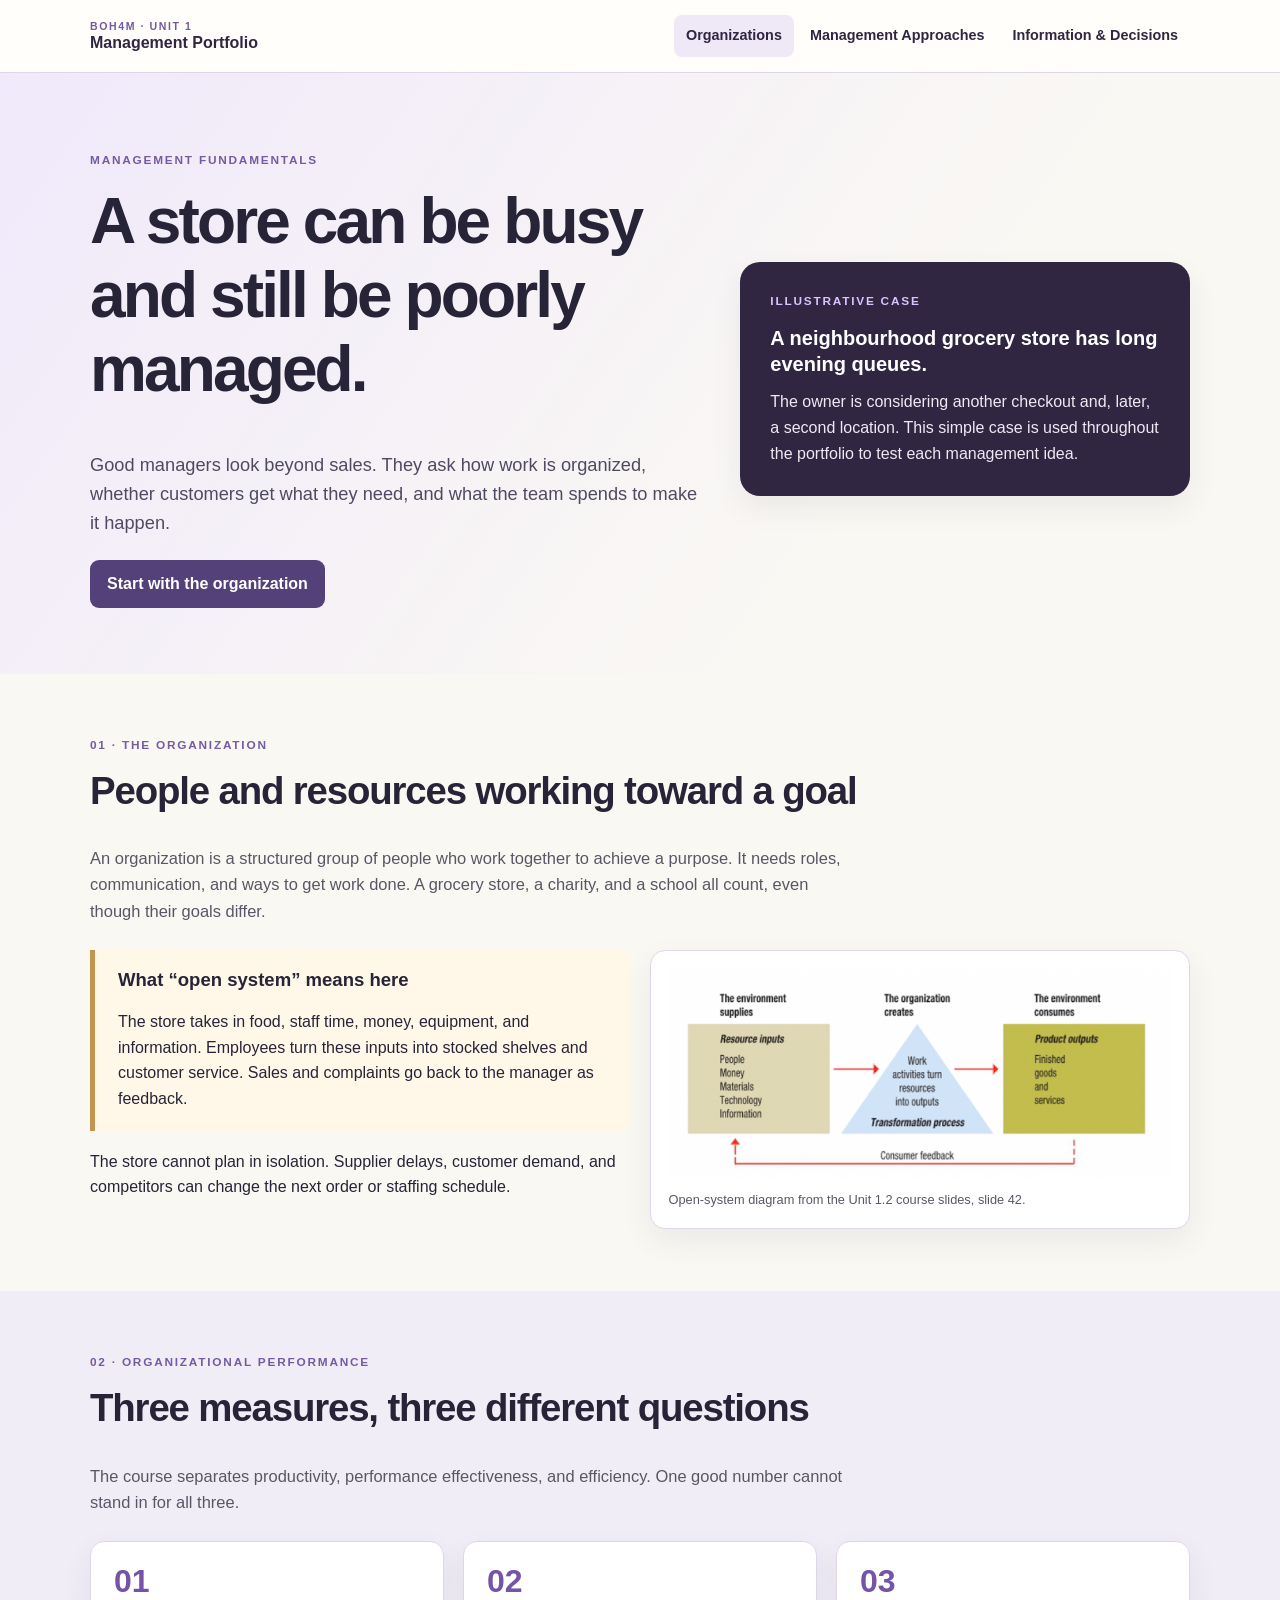
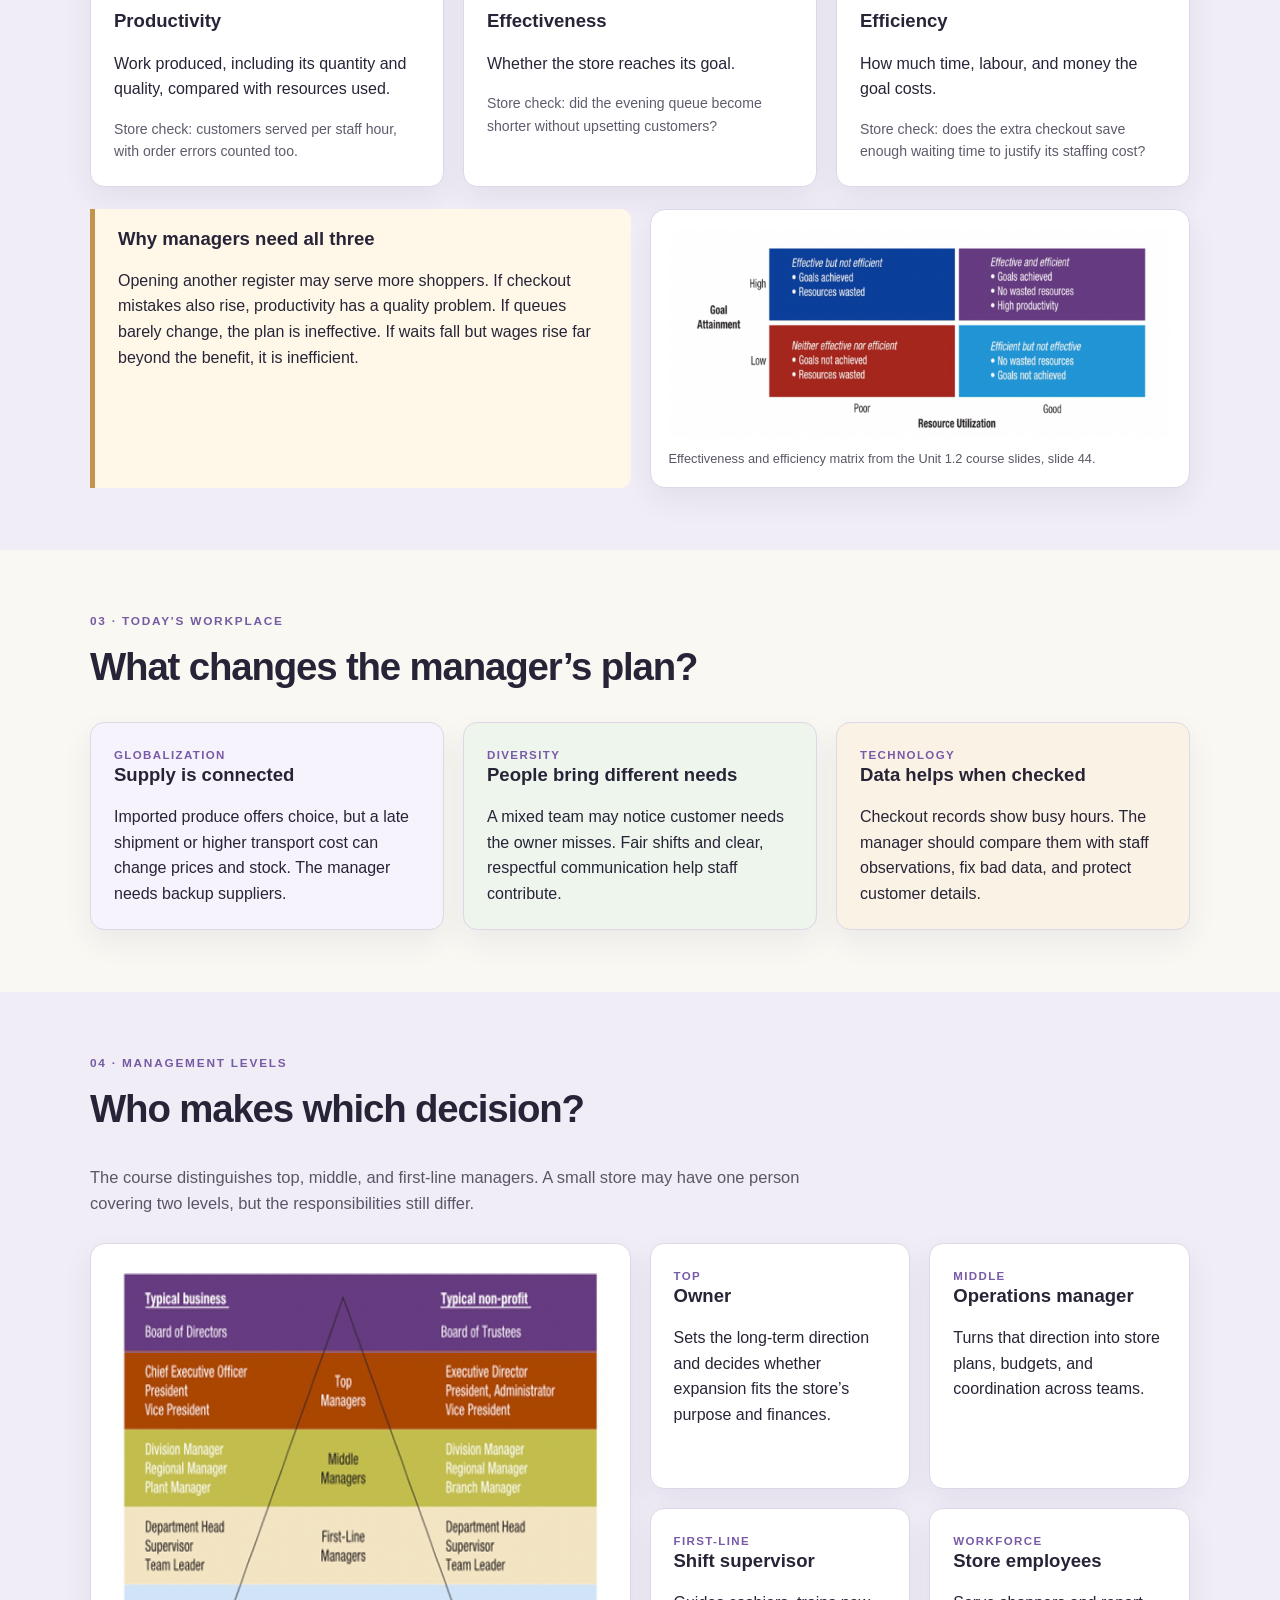
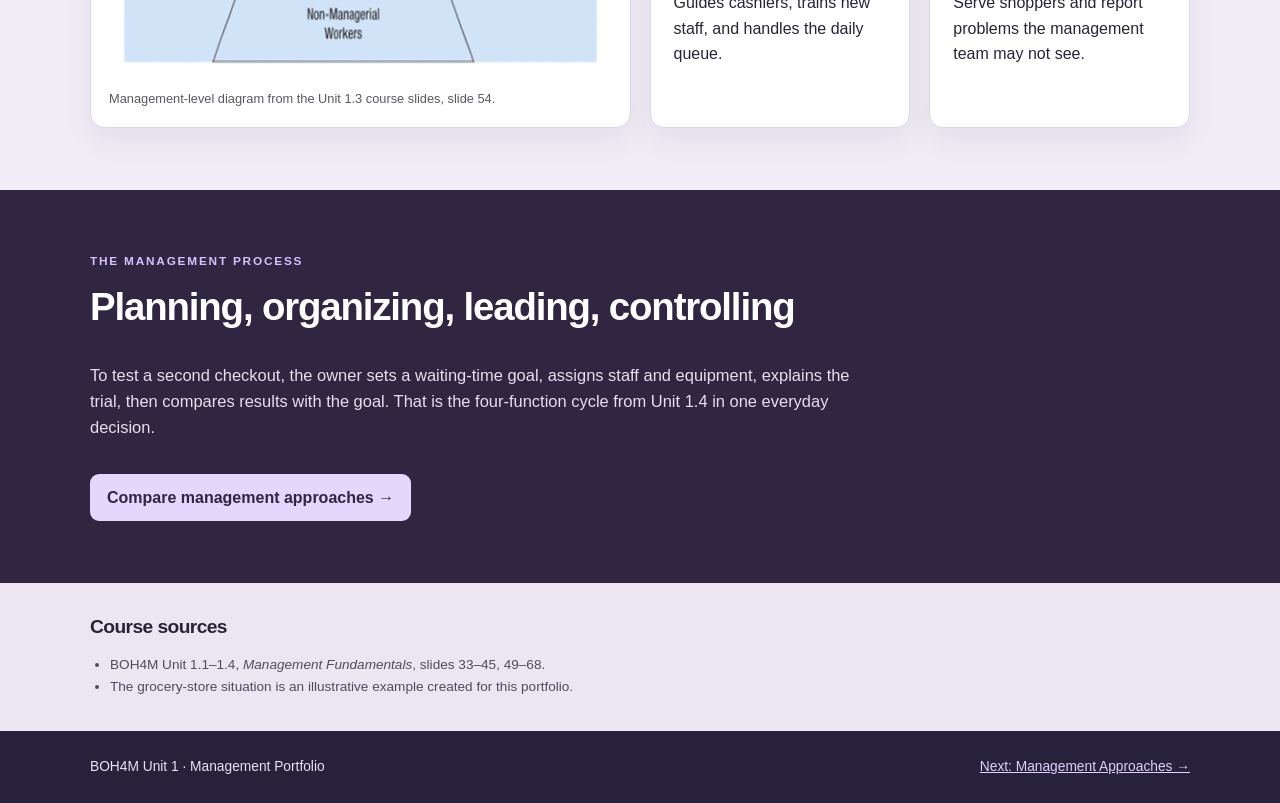
<file: index.html>
<!doctype html>
<html lang="en">
<head>
  <meta charset="utf-8"><meta name="viewport" content="width=device-width,initial-scale=1">
  <meta name="description" content="BOH4M Unit 1 portfolio: organizations, performance, workplace trends and management levels.">
  <title>Organizations at Work | BOH4M Unit 1</title><link rel="stylesheet" href="styles.css?v=5">
</head>
<body>
<header class="site-header"><nav class="nav wrap" aria-label="Main navigation">
  <a class="brand" href="index.html?v=5"><small>BOH4M · Unit 1</small>Management Portfolio</a>
  <div class="nav-links"><a href="index.html?v=5" aria-current="page">Organizations</a><a href="approaches.html?v=5">Management Approaches</a><a href="decisions.html?v=5">Information & Decisions</a></div>
</nav></header>
<main>
<div class="hero"><div class="wrap hero-grid">
  <div><div class="eyebrow">Management fundamentals</div><h1>A store can be busy and still be poorly managed.</h1><p class="lead">Good managers look beyond sales. They ask how work is organized, whether customers get what they need, and what the team spends to make it happen.</p><a class="button" href="#organization">Start with the organization</a></div>
  <aside class="hero-note"><div class="eyebrow">Illustrative case</div><strong>A neighbourhood grocery store has long evening queues.</strong><p>The owner is considering another checkout and, later, a second location. This simple case is used throughout the portfolio to test each management idea.</p></aside>
</div></div>
<section id="organization"><div class="wrap">
  <div class="section-head"><div class="eyebrow">01 · The organization</div><h2>People and resources working toward a goal</h2><p>An organization is a structured group of people who work together to achieve a purpose. It needs roles, communication, and ways to get work done. A grocery store, a charity, and a school all count, even though their goals differ.</p></div>
  <div class="split">
    <div class="text-stack"><div class="case"><h3>What “open system” means here</h3><p>The store takes in food, staff time, money, equipment, and information. Employees turn these inputs into stocked shelves and customer service. Sales and complaints go back to the manager as feedback.</p></div><p>The store cannot plan in isolation. Supplier delays, customer demand, and competitors can change the next order or staffing schedule.</p></div>
    <figure class="figure"><a href="open-system.png" target="_blank" rel="noopener"><img src="open-system.png" alt="Course diagram: resource inputs enter an organization, are transformed into outputs, and consumer feedback returns to the environment."></a><figcaption>Open-system diagram from the Unit 1.2 course slides, slide 42.</figcaption></figure>
  </div>
</div></section>
<section class="band" id="performance"><div class="wrap">
  <div class="section-head"><div class="eyebrow">02 · Organizational performance</div><h2>Three measures, three different questions</h2><p>The course separates productivity, performance effectiveness, and efficiency. One good number cannot stand in for all three.</p></div>
  <div class="grid-3">
    <article class="card metric"><div class="number">01</div><h3>Productivity</h3><p>Work produced, including its quantity and quality, compared with resources used.</p><span>Store check: customers served per staff hour, with order errors counted too.</span></article>
    <article class="card metric"><div class="number">02</div><h3>Effectiveness</h3><p>Whether the store reaches its goal.</p><span>Store check: did the evening queue become shorter without upsetting customers?</span></article>
    <article class="card metric"><div class="number">03</div><h3>Efficiency</h3><p>How much time, labour, and money the goal costs.</p><span>Store check: does the extra checkout save enough waiting time to justify its staffing cost?</span></article>
  </div>
  <div class="figure-grid" style="margin-top:22px"><div class="case"><h3>Why managers need all three</h3><p>Opening another register may serve more shoppers. If checkout mistakes also rise, productivity has a quality problem. If queues barely change, the plan is ineffective. If waits fall but wages rise far beyond the benefit, it is inefficient.</p></div><figure class="figure"><a href="performance-matrix.png" target="_blank" rel="noopener"><img src="performance-matrix.png" alt="Course matrix comparing goal attainment with resource use: effective and efficient, effective but inefficient, efficient but ineffective, or neither."></a><figcaption>Effectiveness and efficiency matrix from the Unit 1.2 course slides, slide 44.</figcaption></figure></div>
</div></section>
<section><div class="wrap">
  <div class="section-head"><div class="eyebrow">03 · Today's workplace</div><h2>What changes the manager’s plan?</h2></div>
  <div class="grid-3">
    <article class="card tint"><div class="tag">Globalization</div><h3>Supply is connected</h3><p>Imported produce offers choice, but a late shipment or higher transport cost can change prices and stock. The manager needs backup suppliers.</p></article>
    <article class="card mint"><div class="tag">Diversity</div><h3>People bring different needs</h3><p>A mixed team may notice customer needs the owner misses. Fair shifts and clear, respectful communication help staff contribute.</p></article>
    <article class="card sand"><div class="tag">Technology</div><h3>Data helps when checked</h3><p>Checkout records show busy hours. The manager should compare them with staff observations, fix bad data, and protect customer details.</p></article>
  </div>
</div></section>
<section class="band"><div class="wrap">
  <div class="section-head"><div class="eyebrow">04 · Management levels</div><h2>Who makes which decision?</h2><p>The course distinguishes top, middle, and first-line managers. A small store may have one person covering two levels, but the responsibilities still differ.</p></div>
  <div class="split"><figure class="figure figure-narrow"><a href="management-levels.png" target="_blank" rel="noopener"><img src="management-levels.png" alt="Course pyramid showing top, middle, and first-line managers above non-managerial workers."></a><figcaption>Management-level diagram from the Unit 1.3 course slides, slide 54.</figcaption></figure>
  <div class="grid-2"><article class="card"><div class="tag">Top</div><h3>Owner</h3><p>Sets the long-term direction and decides whether expansion fits the store’s purpose and finances.</p></article><article class="card"><div class="tag">Middle</div><h3>Operations manager</h3><p>Turns that direction into store plans, budgets, and coordination across teams.</p></article><article class="card"><div class="tag">First-line</div><h3>Shift supervisor</h3><p>Guides cashiers, trains new staff, and handles the daily queue.</p></article><article class="card"><div class="tag">Workforce</div><h3>Store employees</h3><p>Serve shoppers and report problems the management team may not see.</p></article></div></div>
</div></section>
<section class="dark-band"><div class="wrap"><div class="section-head"><div class="eyebrow">The management process</div><h2>Planning, organizing, leading, controlling</h2><p class="muted">To test a second checkout, the owner sets a waiting-time goal, assigns staff and equipment, explains the trial, then compares results with the goal. That is the four-function cycle from Unit 1.4 in one everyday decision.</p></div><a class="button" href="approaches.html?v=5" style="background:#e5d6fb;color:#302642">Compare management approaches →</a></div></section>
</main>
<div class="sources"><div class="wrap"><h2>Course sources</h2><ul><li>BOH4M Unit 1.1–1.4, <em>Management Fundamentals</em>, slides 33–45, 49–68.</li><li>The grocery-store situation is an illustrative example created for this portfolio.</li></ul></div></div>
<footer class="site-footer"><div class="wrap footer-inner"><span>BOH4M Unit 1 · Management Portfolio</span><a href="approaches.html?v=5">Next: Management Approaches →</a></div></footer>
</body></html>
</file>
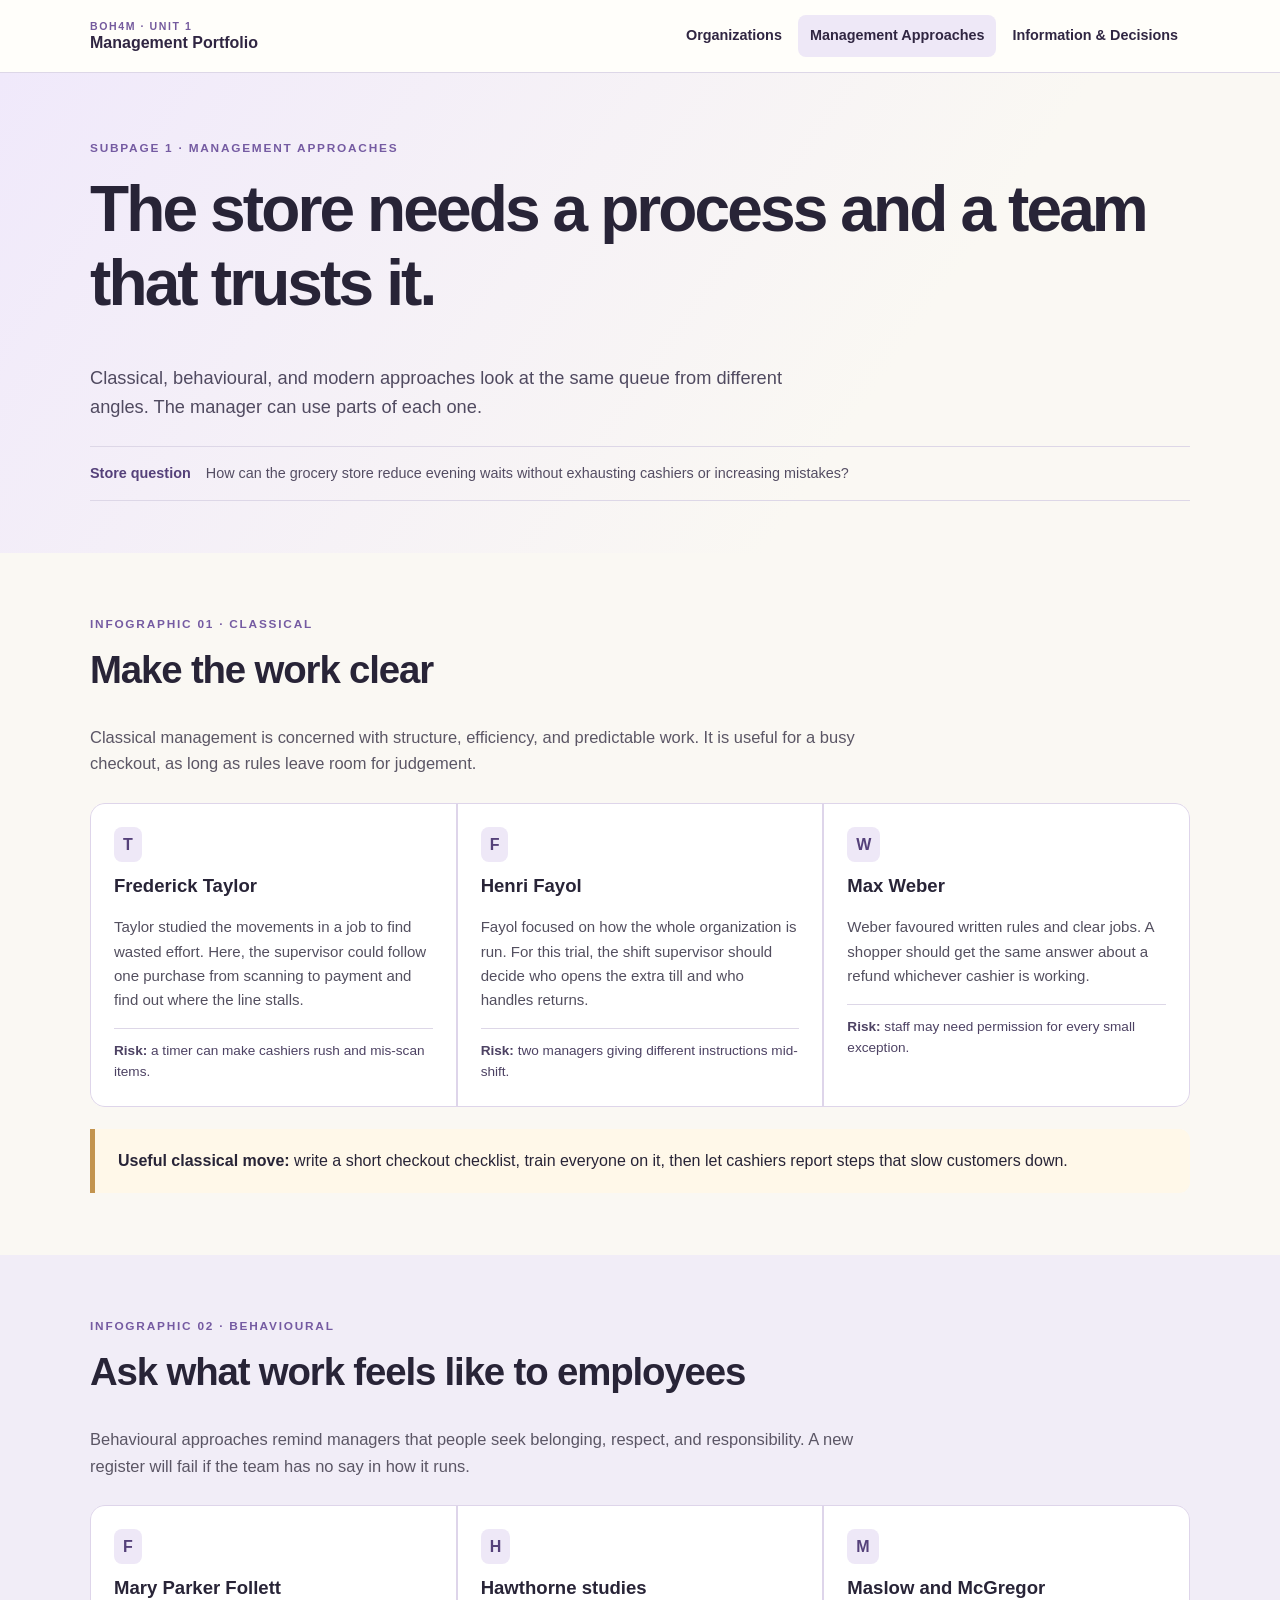
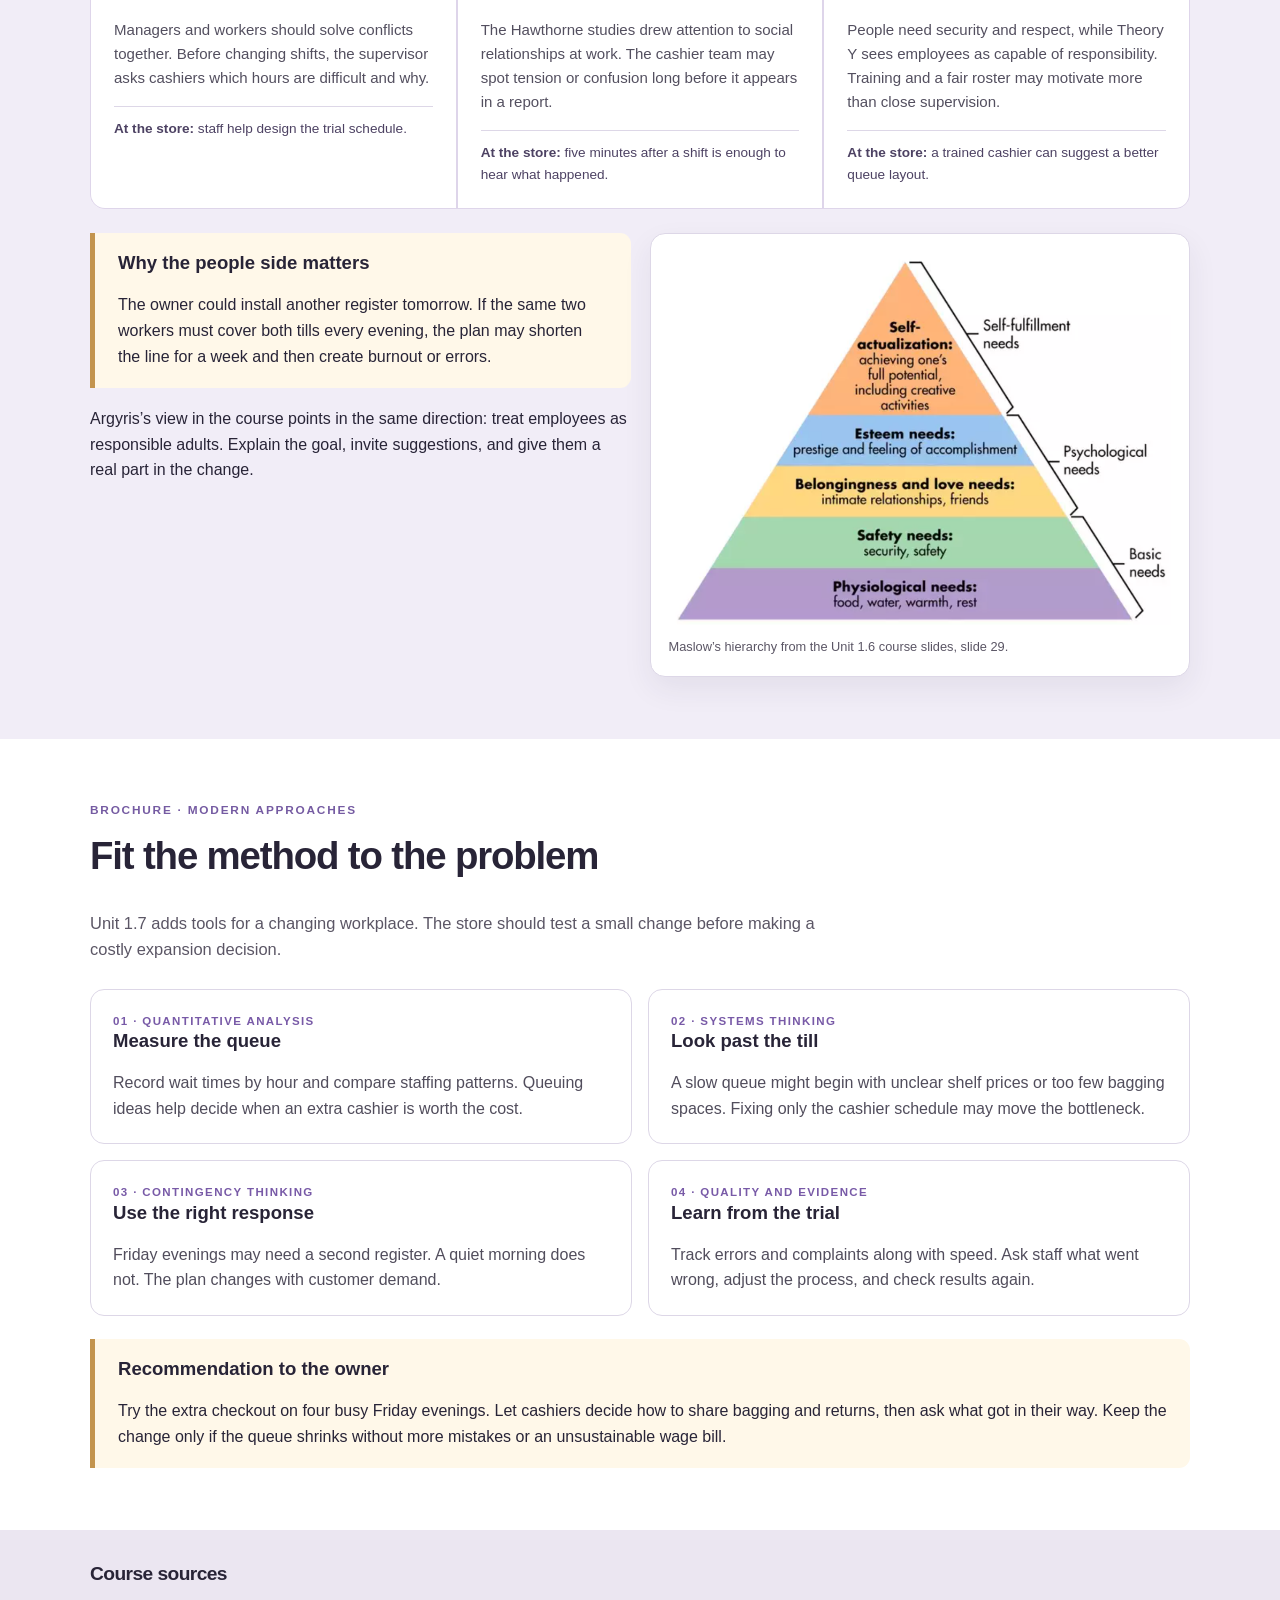
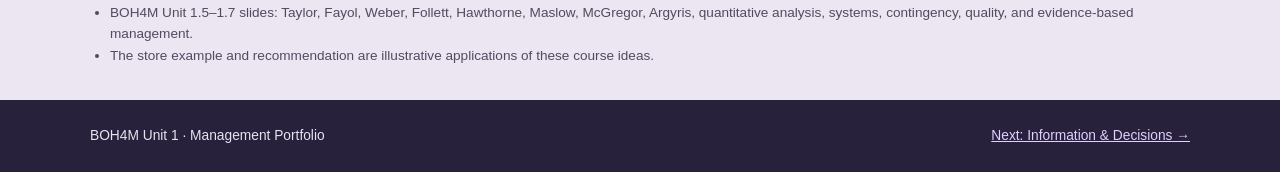
<file: approaches.html>
<!doctype html>
<html lang="en">
<head><meta charset="utf-8"><meta name="viewport" content="width=device-width,initial-scale=1"><meta name="description" content="Classical, behavioural, and modern management approaches in BOH4M Unit 1."><title>Management Approaches | BOH4M Unit 1</title><link rel="stylesheet" href="styles.css?v=5"></head>
<body>
<header class="site-header"><nav class="nav wrap" aria-label="Main navigation"><a class="brand" href="index.html?v=5"><small>BOH4M · Unit 1</small>Management Portfolio</a><div class="nav-links"><a href="index.html?v=5">Organizations</a><a href="approaches.html?v=5" aria-current="page">Management Approaches</a><a href="decisions.html?v=5">Information & Decisions</a></div></nav></header>
<main>
<div class="page-hero"><div class="wrap"><div class="eyebrow">Subpage 1 · Management approaches</div><h1>The store needs a process and a team that trusts it.</h1><p class="lead">Classical, behavioural, and modern approaches look at the same queue from different angles. The manager can use parts of each one.</p><div class="ribbon"><strong>Store question</strong><span>How can the grocery store reduce evening waits without exhausting cashiers or increasing mistakes?</span></div></div></div>
<section><div class="wrap">
  <div class="section-head"><div class="eyebrow">Infographic 01 · Classical</div><h2>Make the work clear</h2><p>Classical management is concerned with structure, efficiency, and predictable work. It is useful for a busy checkout, as long as rules leave room for judgement.</p></div>
  <div class="infographic">
    <article><span class="initial">T</span><h3>Frederick Taylor</h3><p>Taylor studied the movements in a job to find wasted effort. Here, the supervisor could follow one purchase from scanning to payment and find out where the line stalls.</p><p class="use"><strong>Risk:</strong> a timer can make cashiers rush and mis-scan items.</p></article>
    <article><span class="initial">F</span><h3>Henri Fayol</h3><p>Fayol focused on how the whole organization is run. For this trial, the shift supervisor should decide who opens the extra till and who handles returns.</p><p class="use"><strong>Risk:</strong> two managers giving different instructions mid-shift.</p></article>
    <article><span class="initial">W</span><h3>Max Weber</h3><p>Weber favoured written rules and clear jobs. A shopper should get the same answer about a refund whichever cashier is working.</p><p class="use"><strong>Risk:</strong> staff may need permission for every small exception.</p></article>
  </div>
  <div class="case" style="margin-top:22px"><p><strong>Useful classical move:</strong> write a short checkout checklist, train everyone on it, then let cashiers report steps that slow customers down.</p></div>
</div></section>
<section class="band"><div class="wrap">
  <div class="section-head"><div class="eyebrow">Infographic 02 · Behavioural</div><h2>Ask what work feels like to employees</h2><p>Behavioural approaches remind managers that people seek belonging, respect, and responsibility. A new register will fail if the team has no say in how it runs.</p></div>
  <div class="infographic">
    <article><span class="initial">F</span><h3>Mary Parker Follett</h3><p>Managers and workers should solve conflicts together. Before changing shifts, the supervisor asks cashiers which hours are difficult and why.</p><p class="use"><strong>At the store:</strong> staff help design the trial schedule.</p></article>
    <article><span class="initial">H</span><h3>Hawthorne studies</h3><p>The Hawthorne studies drew attention to social relationships at work. The cashier team may spot tension or confusion long before it appears in a report.</p><p class="use"><strong>At the store:</strong> five minutes after a shift is enough to hear what happened.</p></article>
    <article><span class="initial">M</span><h3>Maslow and McGregor</h3><p>People need security and respect, while Theory Y sees employees as capable of responsibility. Training and a fair roster may motivate more than close supervision.</p><p class="use"><strong>At the store:</strong> a trained cashier can suggest a better queue layout.</p></article>
  </div>
  <div class="split" style="margin-top:24px"><div class="text-stack"><div class="case"><h3>Why the people side matters</h3><p>The owner could install another register tomorrow. If the same two workers must cover both tills every evening, the plan may shorten the line for a week and then create burnout or errors.</p></div><p>Argyris’s view in the course points in the same direction: treat employees as responsible adults. Explain the goal, invite suggestions, and give them a real part in the change.</p></div><figure class="figure figure-narrow"><a href="maslow-needs.png" target="_blank" rel="noopener"><img src="maslow-needs.png" alt="Course pyramid of Maslow's five human needs, from physiological and safety needs to self-actualization."></a><figcaption>Maslow’s hierarchy from the Unit 1.6 course slides, slide 29.</figcaption></figure></div>
</div></section>
<section class="white-band"><div class="wrap">
  <div class="section-head"><div class="eyebrow">Brochure · Modern approaches</div><h2>Fit the method to the problem</h2><p>Unit 1.7 adds tools for a changing workplace. The store should test a small change before making a costly expansion decision.</p></div>
  <div class="brochure">
    <article><div class="tag">01 · Quantitative analysis</div><h3>Measure the queue</h3><p>Record wait times by hour and compare staffing patterns. Queuing ideas help decide when an extra cashier is worth the cost.</p></article>
    <article><div class="tag">02 · Systems thinking</div><h3>Look past the till</h3><p>A slow queue might begin with unclear shelf prices or too few bagging spaces. Fixing only the cashier schedule may move the bottleneck.</p></article>
    <article><div class="tag">03 · Contingency thinking</div><h3>Use the right response</h3><p>Friday evenings may need a second register. A quiet morning does not. The plan changes with customer demand.</p></article>
    <article><div class="tag">04 · Quality and evidence</div><h3>Learn from the trial</h3><p>Track errors and complaints along with speed. Ask staff what went wrong, adjust the process, and check results again.</p></article>
  </div>
  <div class="callout" style="margin-top:23px"><h3>Recommendation to the owner</h3><p>Try the extra checkout on four busy Friday evenings. Let cashiers decide how to share bagging and returns, then ask what got in their way. Keep the change only if the queue shrinks without more mistakes or an unsustainable wage bill.</p></div>
</div></section>
</main>
<div class="sources"><div class="wrap"><h2>Course sources</h2><ul><li>BOH4M Unit 1.5–1.7 slides: Taylor, Fayol, Weber, Follett, Hawthorne, Maslow, McGregor, Argyris, quantitative analysis, systems, contingency, quality, and evidence-based management.</li><li>The store example and recommendation are illustrative applications of these course ideas.</li></ul></div></div>
<footer class="site-footer"><div class="wrap footer-inner"><span>BOH4M Unit 1 · Management Portfolio</span><a href="decisions.html?v=5">Next: Information & Decisions →</a></div></footer>
</body></html>
</file>
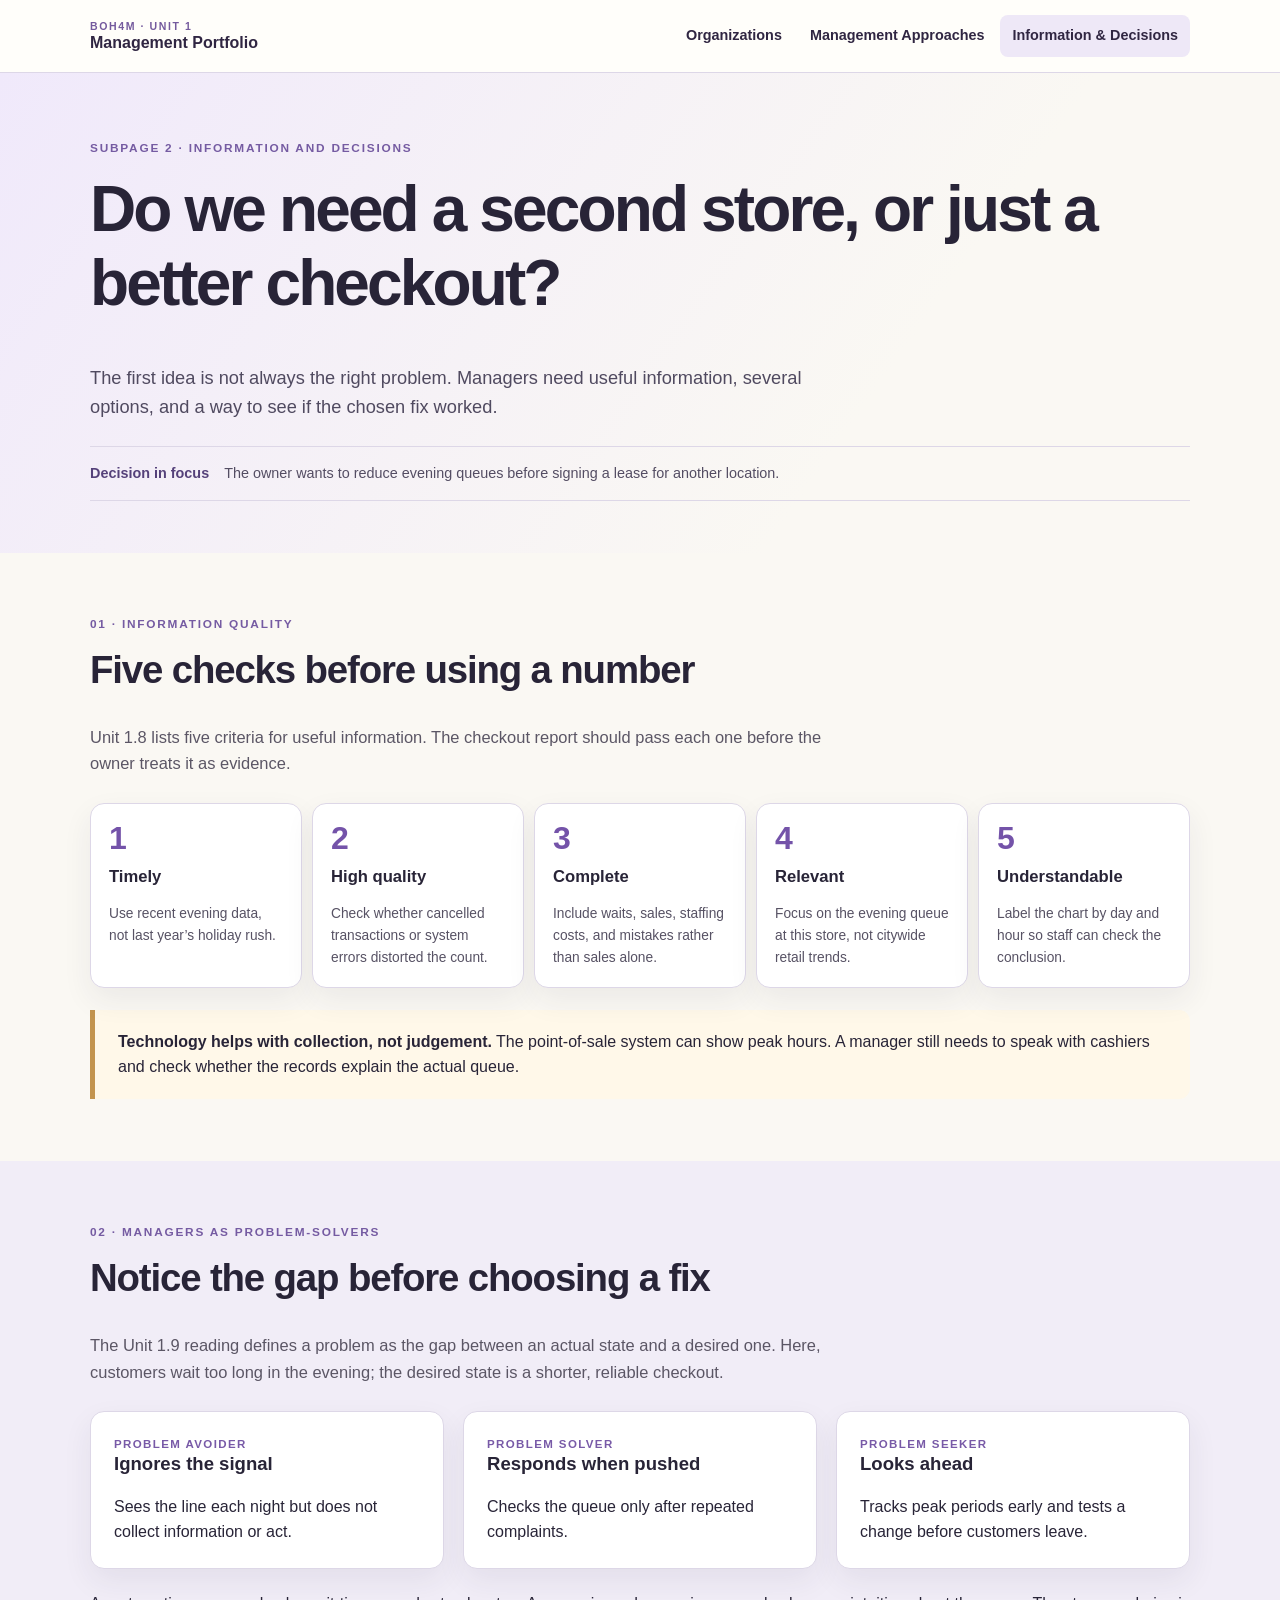
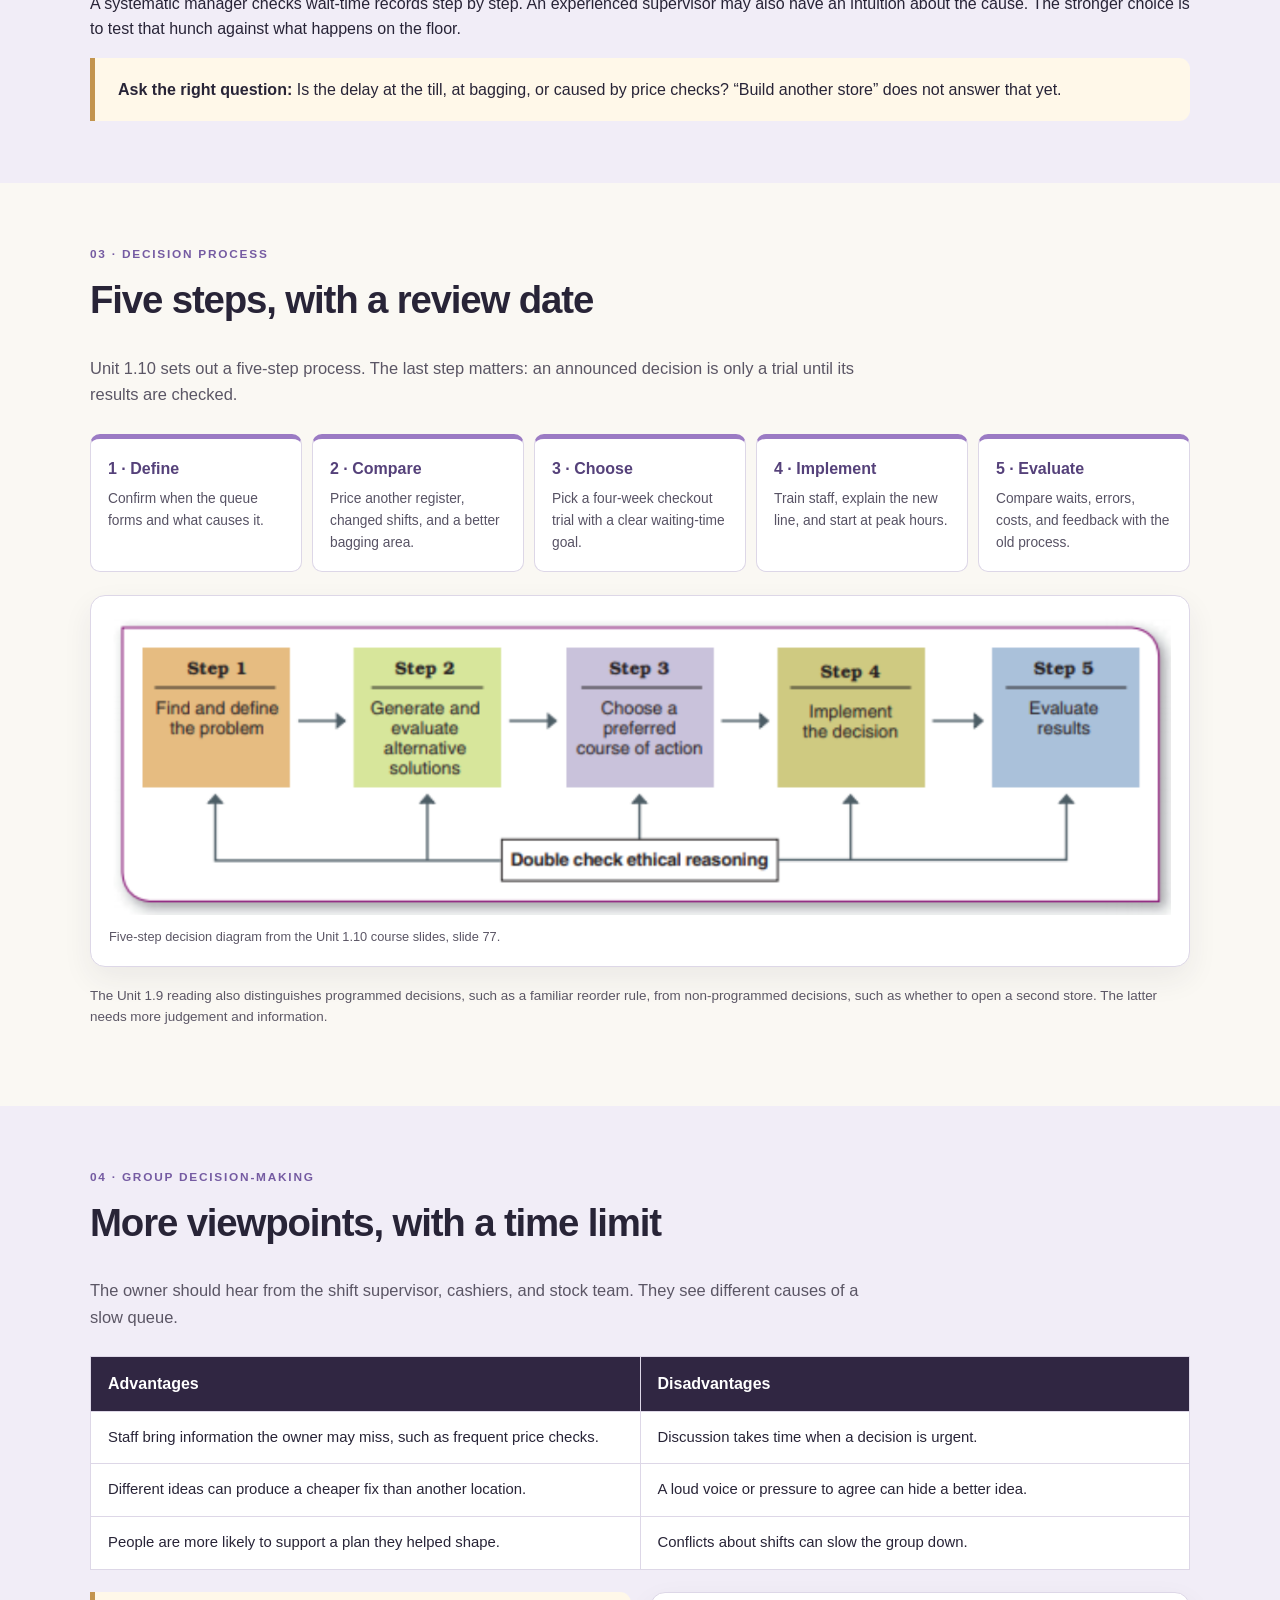
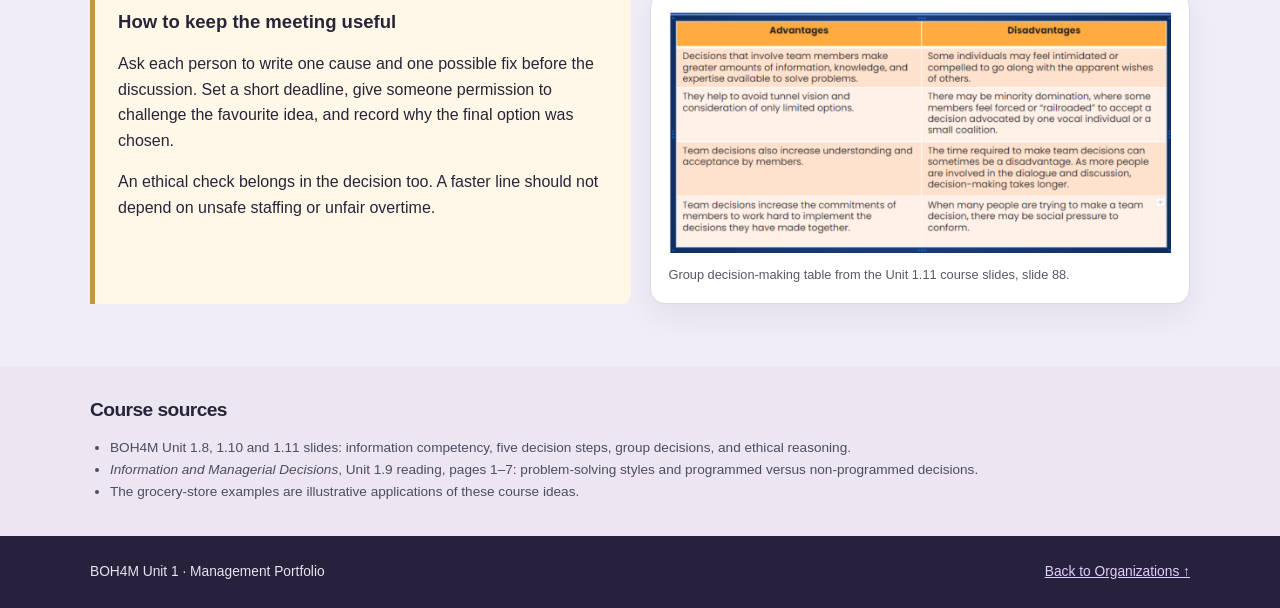
<file: decisions.html>
<!doctype html>
<html lang="en">
<head><meta charset="utf-8"><meta name="viewport" content="width=device-width,initial-scale=1"><meta name="description" content="Useful information, problem solving, five decision steps, and group decisions in BOH4M Unit 1."><title>Information and Decisions | BOH4M Unit 1</title><link rel="stylesheet" href="styles.css?v=5"></head>
<body>
<header class="site-header"><nav class="nav wrap" aria-label="Main navigation"><a class="brand" href="index.html?v=5"><small>BOH4M · Unit 1</small>Management Portfolio</a><div class="nav-links"><a href="index.html?v=5">Organizations</a><a href="approaches.html?v=5">Management Approaches</a><a href="decisions.html?v=5" aria-current="page">Information & Decisions</a></div></nav></header>
<main>
<div class="page-hero"><div class="wrap"><div class="eyebrow">Subpage 2 · Information and decisions</div><h1>Do we need a second store, or just a better checkout?</h1><p class="lead">The first idea is not always the right problem. Managers need useful information, several options, and a way to see if the chosen fix worked.</p><div class="ribbon"><strong>Decision in focus</strong><span>The owner wants to reduce evening queues before signing a lease for another location.</span></div></div></div>
<section><div class="wrap">
  <div class="section-head"><div class="eyebrow">01 · Information quality</div><h2>Five checks before using a number</h2><p>Unit 1.8 lists five criteria for useful information. The checkout report should pass each one before the owner treats it as evidence.</p></div>
  <div class="criteria">
    <article class="card"><div class="number">1</div><h3>Timely</h3><p>Use recent evening data, not last year’s holiday rush.</p></article>
    <article class="card"><div class="number">2</div><h3>High quality</h3><p>Check whether cancelled transactions or system errors distorted the count.</p></article>
    <article class="card"><div class="number">3</div><h3>Complete</h3><p>Include waits, sales, staffing costs, and mistakes rather than sales alone.</p></article>
    <article class="card"><div class="number">4</div><h3>Relevant</h3><p>Focus on the evening queue at this store, not citywide retail trends.</p></article>
    <article class="card"><div class="number">5</div><h3>Understandable</h3><p>Label the chart by day and hour so staff can check the conclusion.</p></article>
  </div>
  <div class="case" style="margin-top:22px"><p><strong>Technology helps with collection, not judgement.</strong> The point-of-sale system can show peak hours. A manager still needs to speak with cashiers and check whether the records explain the actual queue.</p></div>
</div></section>
<section class="band"><div class="wrap">
  <div class="section-head"><div class="eyebrow">02 · Managers as problem-solvers</div><h2>Notice the gap before choosing a fix</h2><p>The Unit 1.9 reading defines a problem as the gap between an actual state and a desired one. Here, customers wait too long in the evening; the desired state is a shorter, reliable checkout.</p></div>
  <div class="grid-3">
    <article class="card"><div class="tag">Problem avoider</div><h3>Ignores the signal</h3><p>Sees the line each night but does not collect information or act.</p></article>
    <article class="card"><div class="tag">Problem solver</div><h3>Responds when pushed</h3><p>Checks the queue only after repeated complaints.</p></article>
    <article class="card"><div class="tag">Problem seeker</div><h3>Looks ahead</h3><p>Tracks peak periods early and tests a change before customers leave.</p></article>
  </div>
  <p style="margin-top:22px">A systematic manager checks wait-time records step by step. An experienced supervisor may also have an intuition about the cause. The stronger choice is to test that hunch against what happens on the floor.</p>
  <div class="callout"><p><strong>Ask the right question:</strong> Is the delay at the till, at bagging, or caused by price checks? “Build another store” does not answer that yet.</p></div>
</div></section>
<section><div class="wrap">
  <div class="section-head"><div class="eyebrow">03 · Decision process</div><h2>Five steps, with a review date</h2><p>Unit 1.10 sets out a five-step process. The last step matters: an announced decision is only a trial until its results are checked.</p></div>
  <div class="steps">
    <article class="step"><b>1 · Define</b><p>Confirm when the queue forms and what causes it.</p></article>
    <article class="step"><b>2 · Compare</b><p>Price another register, changed shifts, and a better bagging area.</p></article>
    <article class="step"><b>3 · Choose</b><p>Pick a four-week checkout trial with a clear waiting-time goal.</p></article>
    <article class="step"><b>4 · Implement</b><p>Train staff, explain the new line, and start at peak hours.</p></article>
    <article class="step"><b>5 · Evaluate</b><p>Compare waits, errors, costs, and feedback with the old process.</p></article>
  </div>
  <figure class="figure" style="margin-top:23px"><a href="decision-steps.png" target="_blank" rel="noopener"><img src="decision-steps.png" alt="Course diagram of the five decision steps, with ethical reasoning checked throughout."></a><figcaption>Five-step decision diagram from the Unit 1.10 course slides, slide 77.</figcaption></figure>
  <p class="small muted" style="margin-top:18px">The Unit 1.9 reading also distinguishes programmed decisions, such as a familiar reorder rule, from non-programmed decisions, such as whether to open a second store. The latter needs more judgement and information.</p>
</div></section>
<section class="band"><div class="wrap">
  <div class="section-head"><div class="eyebrow">04 · Group decision-making</div><h2>More viewpoints, with a time limit</h2><p>The owner should hear from the shift supervisor, cashiers, and stock team. They see different causes of a slow queue.</p></div>
  <table class="compare"><thead><tr><th>Advantages</th><th>Disadvantages</th></tr></thead><tbody>
    <tr><td>Staff bring information the owner may miss, such as frequent price checks.</td><td>Discussion takes time when a decision is urgent.</td></tr>
    <tr><td>Different ideas can produce a cheaper fix than another location.</td><td>A loud voice or pressure to agree can hide a better idea.</td></tr>
    <tr><td>People are more likely to support a plan they helped shape.</td><td>Conflicts about shifts can slow the group down.</td></tr>
  </tbody></table>
  <div class="figure-grid" style="margin-top:22px"><div class="callout"><h3>How to keep the meeting useful</h3><p>Ask each person to write one cause and one possible fix before the discussion. Set a short deadline, give someone permission to challenge the favourite idea, and record why the final option was chosen.</p><p>An ethical check belongs in the decision too. A faster line should not depend on unsafe staffing or unfair overtime.</p></div><figure class="figure"><a href="group-decisions.png" target="_blank" rel="noopener"><img src="group-decisions.png" alt="Course table listing advantages and disadvantages of team decision-making."></a><figcaption>Group decision-making table from the Unit 1.11 course slides, slide 88.</figcaption></figure></div>
</div></section>
</main>
<div class="sources"><div class="wrap"><h2>Course sources</h2><ul><li>BOH4M Unit 1.8, 1.10 and 1.11 slides: information competency, five decision steps, group decisions, and ethical reasoning.</li><li><em>Information and Managerial Decisions</em>, Unit 1.9 reading, pages 1–7: problem-solving styles and programmed versus non-programmed decisions.</li><li>The grocery-store examples are illustrative applications of these course ideas.</li></ul></div></div>
<footer class="site-footer"><div class="wrap footer-inner"><span>BOH4M Unit 1 · Management Portfolio</span><a href="index.html?v=5">Back to Organizations ↑</a></div></footer>
</body></html>
</file>
<file: styles.css>
:root{--ink:#282437;--muted:#5b5665;--purple:#55417a;--deep:#302642;--lavender:#eee8f7;--cream:#faf8f3;--line:#ddd7e7;--gold:#c3944e;--shadow:0 12px 30px #30264212}
*{box-sizing:border-box}html{scroll-behavior:smooth}body{margin:0;background:var(--cream);color:var(--ink);font:16px/1.6 "Segoe UI",Arial,sans-serif}img{display:block;max-width:100%}a{color:#5b4386}a:focus-visible{outline:3px solid #a783e0;outline-offset:3px}h1,h2,h3,p{margin-top:0}h1,h2,h3{line-height:1.16}h1{font-size:clamp(2.4rem,5vw,4.3rem);letter-spacing:-.045em}h2{font-size:clamp(1.8rem,3vw,2.55rem);letter-spacing:-.03em}h3{font-size:1.16rem}p{margin-bottom:16px}.wrap{width:min(1100px,calc(100% - 42px));margin:auto}.small{font-size:.84rem}.muted{color:var(--muted)}.eyebrow{font-size:.74rem;font-weight:800;letter-spacing:.15em;text-transform:uppercase;color:#755ba2;margin-bottom:14px}
.site-header{position:sticky;top:0;z-index:10;background:#fffefa;border-bottom:1px solid var(--line)}.nav{min-height:72px;display:flex;align-items:center;justify-content:space-between;gap:20px}.brand{text-decoration:none;color:var(--deep);font-weight:850;line-height:1.2}.brand small{display:block;font-size:.66rem;color:#745a9d;letter-spacing:.15em;text-transform:uppercase}.nav-links{display:flex;gap:4px;flex-wrap:wrap}.nav-links a{text-decoration:none;color:var(--deep);font-size:.9rem;font-weight:700;padding:9px 12px;border-radius:8px}.nav-links a:hover,.nav-links a[aria-current=page]{background:var(--lavender)}
.hero,.page-hero{background:linear-gradient(125deg,#f0e9fb,#faf8f3 68%)}.hero{padding:78px 0 66px}.page-hero{padding:66px 0 52px}.hero-grid{display:grid;grid-template-columns:1.15fr .85fr;gap:42px;align-items:center}.lead{font-size:1.14rem;color:#504a60;max-width:750px}.hero-note{background:var(--deep);color:white;border-radius:20px;padding:30px;box-shadow:var(--shadow)}.hero-note .eyebrow{color:#d8c3fc}.hero-note strong{display:block;font-size:1.25rem;line-height:1.3;margin-bottom:12px}.hero-note p{color:#eee9f3;margin-bottom:0}.button{display:inline-block;background:var(--purple);color:#fff;text-decoration:none;font-weight:750;padding:11px 17px;border-radius:9px;margin-top:7px}.button:hover{background:#3d3058}
main section{padding:62px 0}.section-head{max-width:770px;margin-bottom:26px}.section-head p{font-size:1.03rem;color:var(--muted)}.band{background:#f1edf7}.white-band{background:#fff}.dark-band{background:var(--deep);color:#fff}.dark-band .eyebrow{color:#d6c0ff}.dark-band .muted{color:#e7dfed}.grid-2,.grid-3,.grid-4,.split,.figure-grid{display:grid;gap:19px}.grid-2,.split,.figure-grid{grid-template-columns:repeat(2,1fr)}.grid-3{grid-template-columns:repeat(3,1fr)}.grid-4{grid-template-columns:repeat(4,1fr)}.card{background:#fff;border:1px solid var(--line);border-radius:14px;padding:23px;box-shadow:var(--shadow)}.card p:last-child{margin-bottom:0}.card .tag,.brochure .tag{font-size:.72rem;font-weight:800;color:#785aa7;text-transform:uppercase;letter-spacing:.12em}.card.tint{background:#f7f3fc}.card.mint{background:#edf5ed}.card.sand{background:#fbf2e6}.number{font-size:2rem;font-weight:850;line-height:1;color:#7453a9;margin-bottom:13px}.case,.callout{border-left:5px solid var(--gold);background:#fff8e9;padding:19px 23px;border-radius:0 11px 11px 0}.case p:last-child,.callout p:last-child{margin:0}
.figure{margin:0;background:#fff;border:1px solid var(--line);border-radius:15px;padding:18px;box-shadow:var(--shadow)}.figure a{display:block}.figure img{width:100%;height:auto;object-fit:contain}.figure figcaption{font-size:.8rem;color:var(--muted);margin-top:12px}.figure-narrow{max-width:590px;margin:auto}.text-stack>*+*{margin-top:18px}.list{padding-left:23px;margin:0}.list li{margin:7px 0}.metric strong{display:block;font-size:1.05rem}.metric span{display:block;font-size:.88rem;color:#605a6c;margin-top:8px}.ribbon{display:flex;gap:15px;align-items:center;border-block:1px solid var(--line);padding:15px 0;margin-top:24px;font-size:.9rem;color:#544d63}.ribbon strong{color:var(--purple)}
.infographic{display:grid;grid-template-columns:repeat(3,1fr);gap:2px;background:#ded5ea;border:1px solid #ded5ea;border-radius:15px;overflow:hidden}.infographic article{background:white;padding:23px}.infographic .initial{display:inline-block;background:var(--lavender);color:var(--purple);font-weight:850;padding:5px 9px;border-radius:8px;margin-bottom:13px}.infographic p{font-size:.94rem;color:#534f5f}.infographic .use{border-top:1px solid var(--line);padding-top:11px;margin-bottom:0;font-size:.85rem;color:#4d4263}.brochure{display:grid;grid-template-columns:repeat(2,1fr);gap:16px}.brochure article{background:white;border:1px solid var(--line);border-radius:14px;padding:22px}.brochure p{color:#514d5c;margin-bottom:0}.steps,.criteria{display:grid;grid-template-columns:repeat(5,1fr);gap:10px}.step{background:white;border:1px solid var(--line);border-top:5px solid #9b7bc4;border-radius:10px;padding:17px}.step b{display:block;color:var(--purple);margin-bottom:7px}.step p,.criteria p{font-size:.86rem;color:#575264;margin:0}.criteria .card{padding:18px}.criteria h3{font-size:1.04rem}.compare{width:100%;border-collapse:collapse;background:white}.compare th,.compare td{border:1px solid var(--line);text-align:left;vertical-align:top;padding:14px 17px}.compare th{background:var(--deep);color:white}.compare td{width:50%;font-size:.93rem}
.sources{background:#ebe6f1;padding:33px 0}.sources h2{font-size:1.2rem}.sources li,.sources p{font-size:.85rem;color:#514b60}.sources ul{padding-left:20px;margin:0}.site-footer{background:#28213b;color:#e9e2f0;padding:25px 0}.footer-inner{display:flex;justify-content:space-between;gap:20px;font-size:.86rem}.footer-inner a{color:#e0cfff}
@media(max-width:850px){.hero-grid,.split,.figure-grid{grid-template-columns:1fr}.grid-4,.steps,.criteria{grid-template-columns:repeat(2,1fr)}.infographic{grid-template-columns:1fr}.brochure{grid-template-columns:1fr}}
@media(max-width:600px){.wrap{width:calc(100% - 30px)}.nav{display:block;padding:13px 0}.nav-links{margin-top:11px}.nav-links a{font-size:.8rem;padding:7px 8px}.grid-2,.grid-3,.grid-4,.steps,.criteria{grid-template-columns:1fr}main section{padding:48px 0}.hero,.page-hero{padding:49px 0}.footer-inner{flex-direction:column}.ribbon{display:block}.ribbon span{display:block;margin-top:7px}.compare th,.compare td{padding:10px}}
</file>
